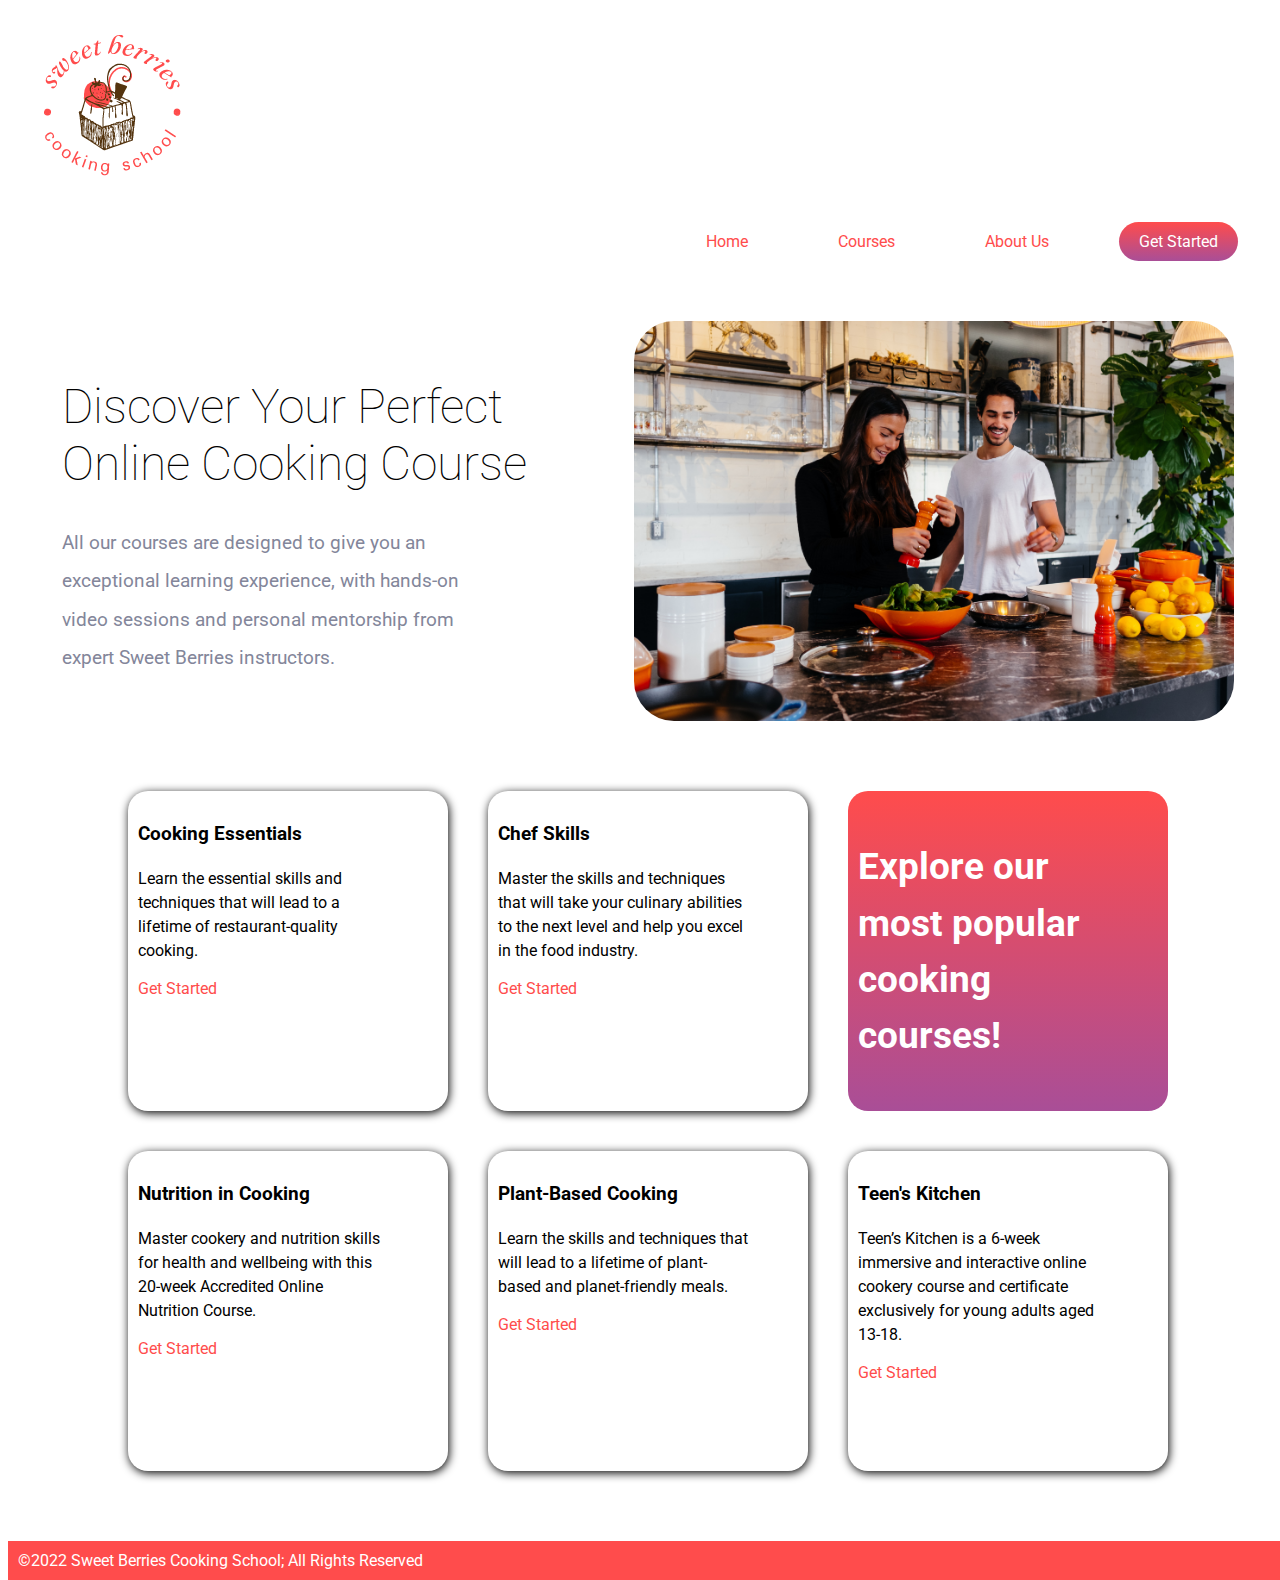
<file: index.html>
<!DOCTYPE html>
<html>

    <head>
        <meta charset="utf-8">
        <meta name="viewport" content="width=device-width">
        <title>Sweet Berries Cooking School</title>
        <!--Stylesheet-->
        <link rel="stylesheet" href="./styles/style.css">
        <!--Google fonts-->
        <link rel="preconnect" href="https://fonts.googleapis.com">
        <link rel="preconnect" href="https://fonts.gstatic.com" crossorigin>
        <link href="https://fonts.googleapis.com/css2?family=Roboto:wght@400;700&display=swap" rel="stylesheet">
        <!---------------->
    </head>

    <body>
      <a href="index.html"><img src="./assets/logo.png"></a>
      <nav>
        <a href="index.html">Home</a>
        <a href="">Courses</a>
        <a href="">About Us</a>
        <a href="form.html">Get Started</a>
      </nav>
      <section class="intro-banner">
        <div>
            <h1>Discover Your Perfect<br>
            Online Cooking Course</h1>
                <p>All our courses are designed to give you an<br>
                exceptional learning experience, with hands-on<br>
                video sessions and personal mentorship from<br>
                expert Sweet Berries instructors.</p>
        </div>
        <div class="intro-img">
            <img src="./assets/banner.jpg">
        </div>
      </section>
      <section class="body-grid">
        <div class="body-grid-box">
          <h3>Cooking Essentials</h3>
          <p>Learn the essential skills and<br>
          techniques that will lead to a<br>
          lifetime of restaurant-quality<br>
          cooking.</p>
          <a href="form.html">Get Started</a>
        </div>
        <div class="body-grid-box">
          <h3>Chef Skills</h3>
          <p>Master the skills and techniques<br>
          that will take your culinary abilities<br>
          to the next level and help you excel<br>
          in the food industry.</p>
          <a href="form.html">Get Started</a>
        </div>
        <div class="body-grid-box">
          <h3>Explore our<br>
          most popular<br>
          cooking<br>
          courses!</h3> 
        </div>
        <div class="body-grid-box">
          <h3>Nutrition in Cooking</h3>
          <p>Master cookery and nutrition skills<br>
          for health and wellbeing with this<br>
          20-week Accredited Online<br>
          Nutrition Course.</p>
          <a href="form.html">Get Started</a>
        </div>
        <div class="body-grid-box">
          <h3>Plant-Based Cooking</h3>
          <p>Learn the skills and techniques that<br>
          will lead to a lifetime of plant-<br>
          based and planet-friendly meals.</p>
          <a href="form.html">Get Started</a>
        </div>
        <div class="body-grid-box">
          <h3>Teen's Kitchen</h3>
          <p>Teen’s Kitchen is a 6-week<br>
          immersive and interactive online<br>
          cookery course and certificate<br>
          exclusively for young adults aged<br>
          13-18.</p>
          <a href="form.html">Get Started</a>
        </div>
      </section>
      <footer>&copy2022 Sweet Berries Cooking School; All Rights Reserved</footer>















    </body>
</html>
</file>
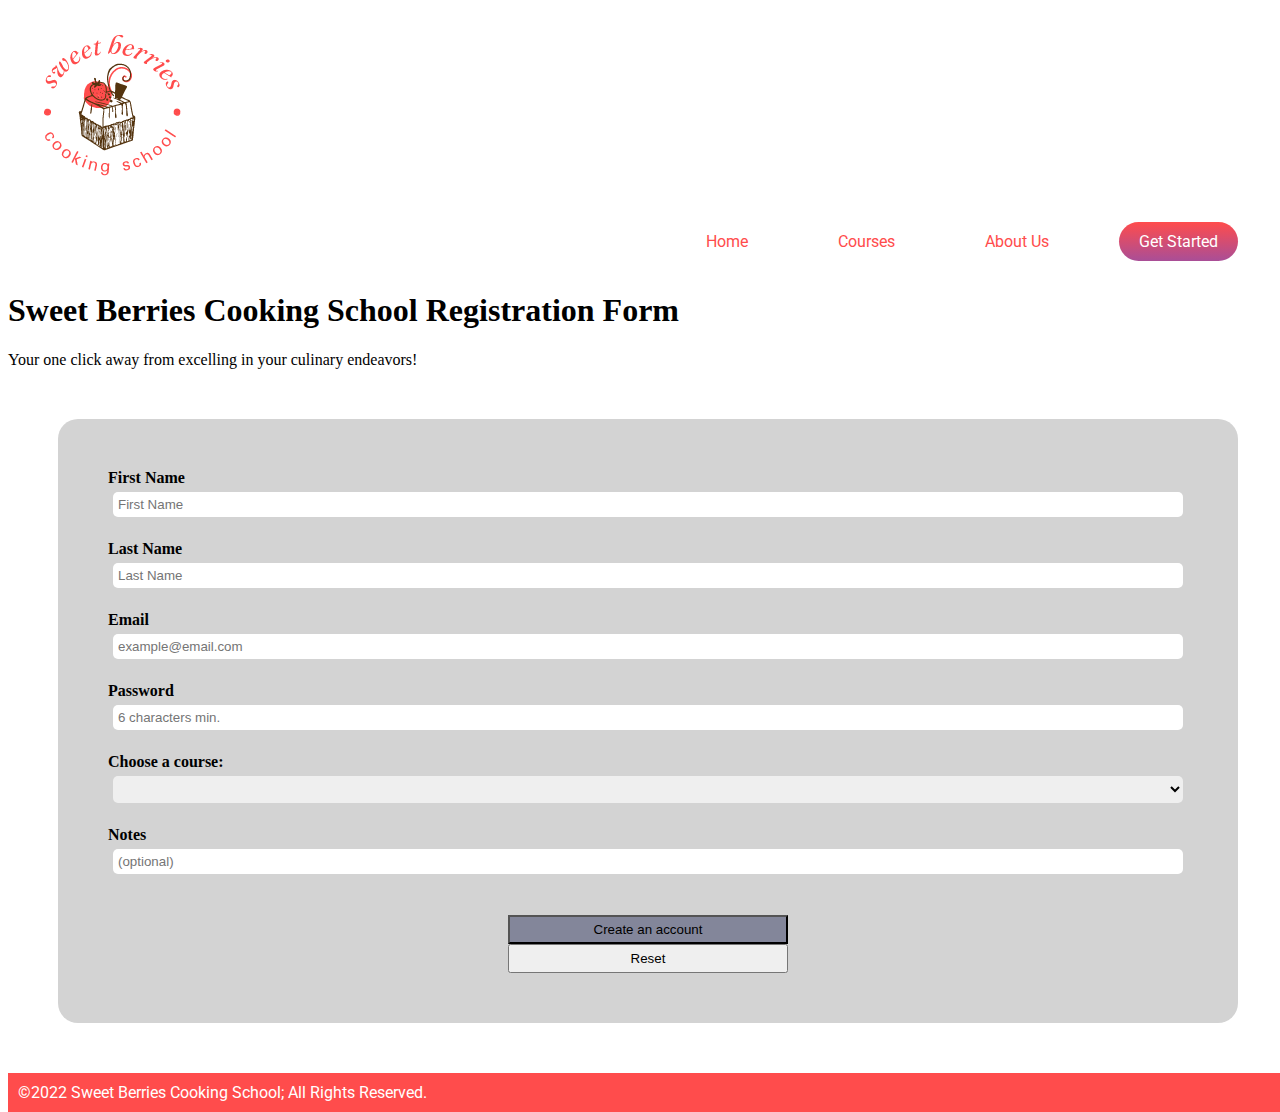
<file: form.html>
<!DOCTYPE html>
<html>

    <head>
        <meta charset="utf-8">
        <meta name="viewport" content="width=device-width">
        <title>Sweet Berries Cooking School | Registration Form</title>
        <!--Stylesheet-->
        <link rel="stylesheet" href="./styles/form.css">
        <!--Google fonts-->
        <link rel="preconnect" href="https://fonts.googleapis.com">
        <link rel="preconnect" href="https://fonts.gstatic.com" crossorigin>
        <link href="https://fonts.googleapis.com/css2?family=Roboto:wght@400;700&display=swap" rel="stylesheet">
        <!---------------->
    </head>

<body>
  <a href="index.html"><img src="./assets/logo.png"></a>
      <nav>
        <a href="index.html">Home</a>
        <a href="">Courses</a>
        <a href="">About Us</a>
        <a href="form.html">Get Started</a>
      </nav>
      <!-- <img class="main-img" src="/assets/banner2.jpg"> -->
  <h1>Sweet Berries Cooking School Registration Form</h1>
  <p>Your one click away from excelling in your culinary endeavors!</p>
  <form class="body-form">
  <label for="first-name"><b>First Name</b></label>
  <input type="text" placeholder="First Name" name="first-name" required><br>

  <label for="last-name"><b>Last Name</b></label>
  <input type="text" placeholder="Last Name" name="last-name" required><br>

  <label for="email"><b>Email</b></label>
  <input type="text" placeholder="example@email.com" name="email" required><br>

  <label for="password"><b>Password</b></label>
  <input type="password" placeholder="6 characters min." name="password" required><br>

  <label for="courses"><b>Choose a course:</b></label>

  <select name="courses" id="courses" required>
    <option value=""></option>
    <option value="essentials">Cooking Essentials</option>
    <option value="chef-skills">Chef Skills</option>
    <option value="nutrition">Nutrition in Cooking</option>
    <option value="plant-based">Plant-Based Cooking</option>
    <option value="teen-kitchen">Teen's Kitchen</option>
  </select><br>

  <label for="notes"><b>Notes</b></label>
  <input type="text" placeholder="(optional)" name="notes"><br><br>

  <button type="submit" class="btn" onClick="submitForm()">Create an account</button>
  <button type="reset" class="btn-reset" onclick="myFunction()" value="Reset form">Reset</button>
</form>
  <footer>&copy2022 Sweet Berries Cooking School; All Rights Reserved.</footer>
</body>
</html>
</file>
<file: styles/style.css>
:root {
  --primary-color: #ff4c4c;
  --secondary-color: #a94e97;
  --primary-text: #000000;
  --secondary-text-color: #83869a;
  --primary-link-color: #ff4c4c;
}
html, body {
  height: 100%;
  width: 100%;
}
nav {
  display: flex;
  align-items: center;
  justify-content: flex-end;
}

nav a {
  align-content: flex-end;
  font-family: 'Roboto', sans-serif;
  text-decoration: none;
  color: var(--primary-link-color);
  padding: 20px;
  margin-right: 50px;
}
nav a:hover {
  color: var(--secondary-text-color)
}
nav a:nth-child(4) {
  color: #ffff;
  background-image: linear-gradient(#ff4c4c, #a94e97);
  padding: 10px 20px 10px 20px;
  border-radius: 20px;
}
nav a:nth-child(4):hover {
  background-image: linear-gradient(#a94e97, #ff4c4c);
  transition: 5s;
}
.intro-banner {
  display: flex;
  justify-content: space-around;
  align-items: center;
  font-family: 'Roboto', sans-serif;
  margin-top: 50px;
}
.intro-banner h1 {
  font-size: 3rem;
  font-weight: 100;
}
.intro-banner p {
  color: var(--secondary-text-color);
  line-height: 2.0;
  font-size: 1.2rem;
}
.intro-img img {
  display: flex;
  width: 600px;
  height: 400px;
  position: sticky;
  border-radius: 40px;
}
.body-grid {
  display: flex;
  justify-content: center;
  flex-wrap: wrap;
  margin: 50px;
}
.body-grid-box {
  width: 300px;
  height: 300px;
  border-radius: 20px;
  margin: 20px;
  padding: 10px;
  box-shadow: 1px 2px 10px;
}
.body-grid-box:hover {
  background-color: rgba(255, 76, 76, 0.5);
}
.body-grid-box:nth-child(3) {
  color: #ffff;
  background-image: linear-gradient(#ff4c4c, #a94e97);
  font-size: 2rem;
  font-weight: 100;
}
.body-grid-box h3 {
  font-weight: 700;
}
.body-grid-box h3, p {
  font-family: 'Roboto', sans-serif;
  line-height: 1.5;
}
.body-grid-box a {
  color: var(--primary-color);
  text-decoration: none;
  font-family: 'Roboto', sans-serif;
}
.body-grid-box a:hover {
  color: var(--secondary-text-color);
}






footer {
  color: #ffff;
  font-family: 'Roboto', sans-serif;
  background-color: var(--primary-color);
  padding: 10px;
}
</file>
<file: styles/form.css>
:root {
    --primary-color: #ff4c4c;
    --secondary-color: #a94e97;
    --primary-text: #000000;
    --secondary-text-color: #83869a;
    --primary-link-color: #ff4c4c;
  }
  html, body {
    height: 100%;
    width: 100%;
  }
  nav {
    display: flex;
    align-items: center;
    justify-content: flex-end;
  }
  nav a {
    align-content: flex-end;
    font-family: 'Roboto', sans-serif;
    text-decoration: none;
    color: var(--primary-link-color);
    padding: 20px;
    margin-right: 50px;
  }
  nav a:hover {
    color: var(--secondary-text-color)
  }
  nav a:nth-child(4) {
    color: #ffff;
    background-image: linear-gradient(#ff4c4c, #a94e97);
    padding: 10px 20px 10px 20px;
    border-radius: 20px;
  }
  nav a:nth-child(4):hover {
    background-image: linear-gradient(#a94e97, #ff4c4c);
    transition: 5s;
  }
  .body-form {
    display: flex;
    flex-direction: column;
    margin: 50px;
    padding: 50px;
    background-color:lightgray;
    border-radius: 20px;
  }
  .body-form input {
    padding: 5px;
    margin: 5px;
    border-radius: 5px;
    border: 0;
  }
  .body-form button {
    margin: 0 400px 0 400px;
    padding: 5px;
  }
  .body-form select {
    padding: 5px;
    margin: 5px;
    border-radius: 5px;
    border: 0;
  }
  .body-form .btn {
    background-color: var(--secondary-text-color);
  }
  footer {
    color: #ffff;
    font-family: 'Roboto', sans-serif;
    background-color: var(--primary-color);
    padding: 10px;
  }
</file>
